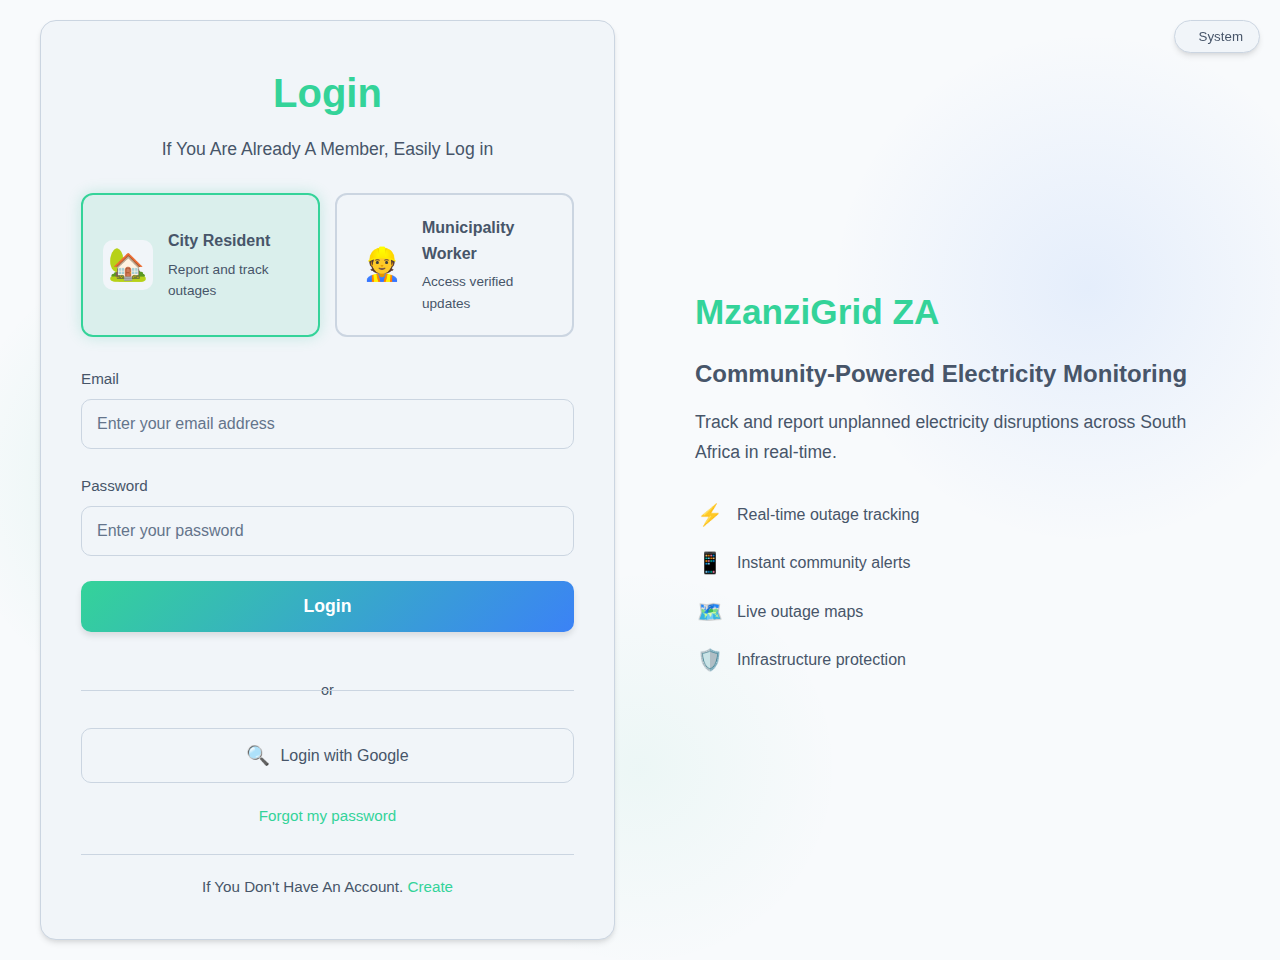
<file: index.html>
<!DOCTYPE html>
<html lang="en">
<head>
    <meta charset="UTF-8">
    <meta name="viewport" content="width=device-width, initial-scale=1.0">
    <title>MzanziGrid ZA - Login</title>
    <link rel="stylesheet" href="style.css">
</head>
<body>
    <div class="theme-switcher">
        <button id="theme-toggle" class="theme-toggle" aria-label="Toggle theme">
            <span class="theme-icon">🌙</span>
            <span class="theme-text">Dark</span>
        </button>
        <div class="theme-options">
            <button class="theme-option" data-theme="dark">Dark</button>
            <button class="theme-option" data-theme="light">Light</button>
            <button class="theme-option" data-theme="system">System</button>
        </div>
    </div>

    <div class="login-container">
        <div class="login-card">
            <div class="login-header">
                <h1>Login</h1>
                <p class="login-subtitle">If You Are Already A Member, Easily Log in</p>
            </div>
            
            <!-- User Type Selection -->
            <div class="user-type-selector">
                <div class="user-type-option active" data-type="resident">
                    <div class="user-type-icon">🏡</div>
                    <div class="user-type-info">
                        <h3>City Resident</h3>
                        <p>Report and track outages</p>
                    </div>
                </div>
                <div class="user-type-option" data-type="worker">
                    <div class="user-type-icon">👷</div>
                    <div class="user-type-info">
                        <h3>Municipality Worker</h3>
                        <p>Access verified updates</p>
                    </div>
                </div>
            </div>
            
            <form class="login-form">
                <div class="form-group">
                    <label for="email">Email</label>
                    <input type="email" id="email" name="email" placeholder="Enter your email address" required>
                </div>
                
                <div class="form-group">
                    <label for="password">Password</label>
                    <input type="password" id="password" name="password" placeholder="Enter your password" required>
                </div>
                
                <button type="submit" class="login-btn">Login</button>
                
                <div class="divider">
                    <span>or</span>
                </div>
                
                <button type="button" class="google-login-btn">
                    <span class="google-icon">🔍</span>
                    Login with Google
                </button>
                
                <div class="form-options">
                    <a href="#" class="forgot-password">Forgot my password</a>
                </div>
            </form>
            
            <div class="register-prompt">
                <p>If You Don't Have An Account. <a href="register.html">Create</a></p>
            </div>
        </div>
        
        <div class="platform-info">
            <div class="platform-logo">
                <h2>MzanziGrid ZA</h2>
            </div>
            <h3>Community-Powered Electricity Monitoring</h3>
            <p>Track and report unplanned electricity disruptions across South Africa in real-time.</p>
            <div class="features">
                <div class="feature-item">
                    <span class="feature-icon">⚡</span>
                    <span>Real-time outage tracking</span>
                </div>
                <div class="feature-item">
                    <span class="feature-icon">📱</span>
                    <span>Instant community alerts</span>
                </div>
                <div class="feature-item">
                    <span class="feature-icon">🗺️</span>
                    <span>Live outage maps</span>
                </div>
                <div class="feature-item">
                    <span class="feature-icon">🛡️</span>
                    <span>Infrastructure protection</span>
                </div>
            </div>
        </div>
    </div>

    <script>
        // Theme switching functionality
        const themeToggle = document.getElementById('theme-toggle');
        const themeOptions = document.querySelectorAll('.theme-option');
        const themeIcon = document.querySelector('.theme-icon');
        const themeText = document.querySelector('.theme-text');

        function setInitialTheme() {
            const savedTheme = localStorage.getItem('mzanzigrid-theme') || 'system';
            applyTheme(savedTheme);
            updateToggleButton(savedTheme);
        }

        function applyTheme(theme) {
            let effectiveTheme = theme;
            
            if (theme === 'system') {
                effectiveTheme = window.matchMedia('(prefers-color-scheme: dark)').matches ? 'dark' : 'light';
            }
            
            document.body.setAttribute('data-theme', effectiveTheme);
            document.documentElement.setAttribute('data-theme', effectiveTheme);
            localStorage.setItem('mzanzigrid-theme', theme);
            
            themeOptions.forEach(option => {
                option.classList.toggle('active', option.dataset.theme === theme);
            });
        }

        function updateToggleButton(theme) {
            if (theme === 'dark') {
                themeIcon.textContent = '';
                themeText.textContent = 'Dark';
            } else if (theme === 'light') {
                themeIcon.textContent = '';
                themeText.textContent = 'Light';
            } else {
                themeIcon.textContent = '';
                themeText.textContent = 'System';
            }
        }

        themeToggle.addEventListener('click', () => {
            document.querySelector('.theme-options').classList.toggle('show');
        });

        themeOptions.forEach(option => {
            option.addEventListener('click', () => {
                const selectedTheme = option.dataset.theme;
                applyTheme(selectedTheme);
                updateToggleButton(selectedTheme);
                document.querySelector('.theme-options').classList.remove('show');
            });
        });

        document.addEventListener('click', (e) => {
            if (!themeToggle.contains(e.target) && !document.querySelector('.theme-options').contains(e.target)) {
                document.querySelector('.theme-options').classList.remove('show');
            }
        });

        window.matchMedia('(prefers-color-scheme: dark)').addEventListener('change', (e) => {
            const savedTheme = localStorage.getItem('mzanzigrid-theme') || 'system';
            if (savedTheme === 'system') {
                applyTheme('system');
            }
        });

        // User Type Selection
        document.querySelectorAll('.user-type-option').forEach(option => {
            option.addEventListener('click', function() {
                document.querySelectorAll('.user-type-option').forEach(opt => {
                    opt.classList.remove('active');
                });
                this.classList.add('active');
                
                // Update form context based on user type
                const userType = this.dataset.type;
                updateFormContext(userType);
            });
        });

        function updateFormContext(userType) {
            const emailInput = document.getElementById('email');
            const loginBtn = document.querySelector('.login-btn');
            
            if (userType === 'worker') {
                emailInput.placeholder = "Enter your work email address";
                loginBtn.textContent = "Login as Municipality Worker";
            } else {
                emailInput.placeholder = "Enter your email address";
                loginBtn.textContent = "Login as Resident";
            }
        }

        // Form submission
        document.querySelector('.login-form').addEventListener('submit', function(e) {
            e.preventDefault();
            const email = document.getElementById('email').value;
            const userType = document.querySelector('.user-type-option.active').dataset.type;
            alert(`Login attempt for ${email} as ${userType} - This would connect to backend in production`);
        });

        // Google login handler
        document.querySelector('.google-login-btn').addEventListener('click', function() {
            const userType = document.querySelector('.user-type-option.active').dataset.type;
            alert(`Google authentication for ${userType} would be implemented here`);
        });

        // Initialize
        setInitialTheme();
    </script>
</body>
</html>
</file>
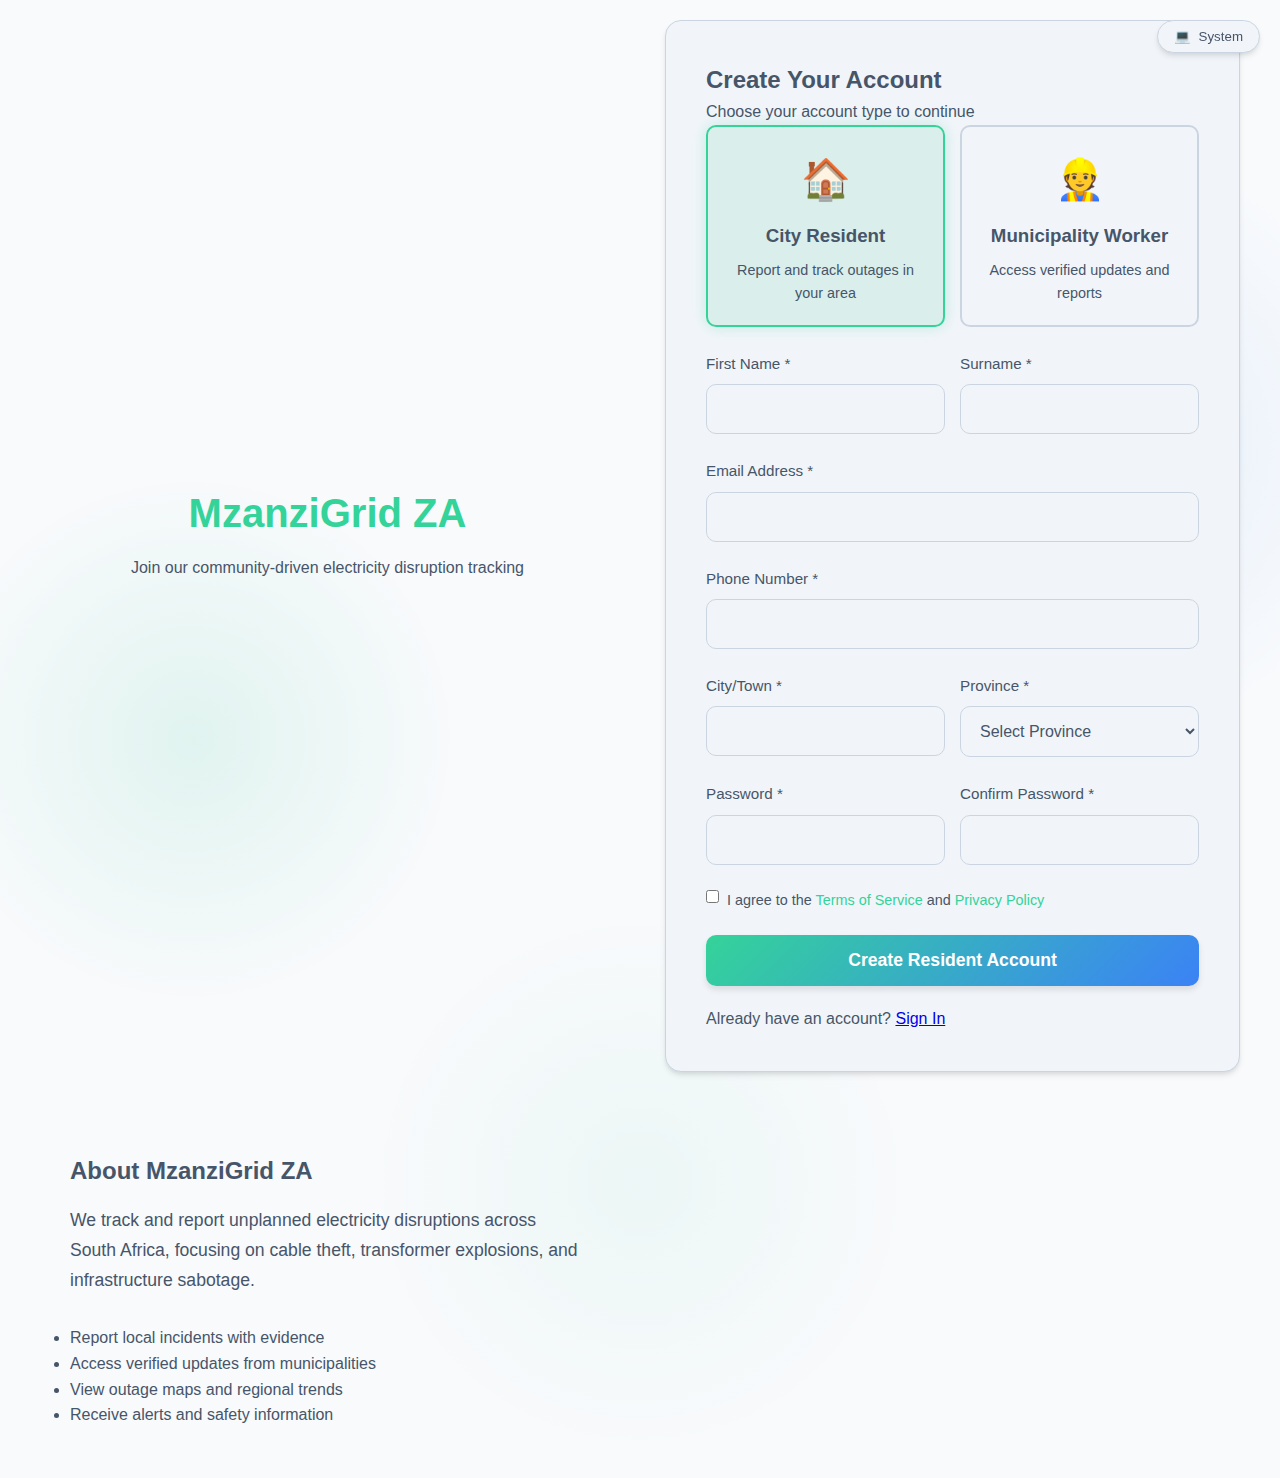
<file: register.html>
<!DOCTYPE html>
<html lang="en">
<head>
    <meta charset="UTF-8">
    <meta name="viewport" content="width=device-width, initial-scale=1.0">
    <title>MzanziGrid ZA - Register</title>
    <link rel="stylesheet" href="style.css">
</head>
<body>
    <div class="theme-switcher">
        <button id="theme-toggle" class="theme-toggle" aria-label="Toggle theme">
            <span class="theme-icon">🌙</span>
            <span class="theme-text">Dark</span>
        </button>
        <div class="theme-options">
            <button class="theme-option" data-theme="dark">Dark</button>
            <button class="theme-option" data-theme="light">Light</button>
            <button class="theme-option" data-theme="system">System</button>
        </div>
    </div>

    <div class="login-container">
        <div class="login-header">
            <h1>MzanziGrid ZA</h1>
            <p>Join our community-driven electricity disruption tracking</p>
        </div>
        
        <div class="login-card">
            <h2>Create Your Account</h2>
            <p class="subtitle">Choose your account type to continue</p>
            
            <div class="account-type-selector">
                <div class="account-option active" data-type="resident">
                    <div class="icon">🏠</div>
                    <h3>City Resident</h3>
                    <p>Report and track outages in your area</p>
                </div>
                <div class="account-option" data-type="worker">
                    <div class="icon">👷</div>
                    <h3>Municipality Worker</h3>
                    <p>Access verified updates and reports</p>
                </div>
            </div>
            
            <!-- Resident Registration Form -->
            <form id="resident-form" class="registration-form active">
                <div class="form-row">
                    <div class="form-group">
                        <label for="resident-firstname">First Name *</label>
                        <input type="text" id="resident-firstname" name="firstname" required>
                    </div>
                    <div class="form-group">
                        <label for="resident-surname">Surname *</label>
                        <input type="text" id="resident-surname" name="surname" required>
                    </div>
                </div>
                
                <div class="form-group">
                    <label for="resident-email">Email Address *</label>
                    <input type="email" id="resident-email" name="email" required>
                </div>
                
                <div class="form-group">
                    <label for="resident-phone">Phone Number *</label>
                    <input type="tel" id="resident-phone" name="phone" required>
                </div>
                
                <div class="form-row">
                    <div class="form-group">
                        <label for="resident-city">City/Town *</label>
                        <input type="text" id="resident-city" name="city" required>
                    </div>
                    <div class="form-group">
                        <label for="resident-province">Province *</label>
                        <select id="resident-province" name="province" required>
                            <option value="">Select Province</option>
                            <option value="EC">Eastern Cape</option>
                            <option value="FS">Free State</option>
                            <option value="GP">Gauteng</option>
                            <option value="KZN">KwaZulu-Natal</option>
                            <option value="LP">Limpopo</option>
                            <option value="MP">Mpumalanga</option>
                            <option value="NW">North West</option>
                            <option value="NC">Northern Cape</option>
                            <option value="WC">Western Cape</option>
                        </select>
                    </div>
                </div>
                
                <div class="location-preview" id="location-preview" style="display: none;">
                    <div class="location-info">
                        <span class="location-icon">📍</span>
                        <span id="location-text"></span>
                    </div>
                </div>
                
                <div class="form-row">
                    <div class="form-group">
                        <label for="resident-password">Password *</label>
                        <input type="password" id="resident-password" name="password" required>
                    </div>
                    <div class="form-group">
                        <label for="resident-confirm-password">Confirm Password *</label>
                        <input type="password" id="resident-confirm-password" name="confirm_password" required>
                    </div>
                </div>
                
                <div class="form-options">
                    <div class="terms-agreement">
                        <input type="checkbox" id="resident-terms" required>
                        <label for="resident-terms">I agree to the <a href="#">Terms of Service</a> and <a href="#">Privacy Policy</a></label>
                    </div>
                </div>
                
                <button type="submit" class="login-btn">Create Resident Account</button>
            </form>
            
            <!-- Municipality Worker Registration Form -->
            <form id="worker-form" class="registration-form">
                <div class="form-group">
                    <label for="worker-company">Municipality/Company Name *</label>
                    <input type="text" id="worker-company" name="company" required>
                </div>
                
                <div class="form-row">
                    <div class="form-group">
                        <label for="worker-firstname">First Name *</label>
                        <input type="text" id="worker-firstname" name="firstname" required>
                    </div>
                    <div class="form-group">
                        <label for="worker-surname">Surname *</label>
                        <input type="text" id="worker-surname" name="surname" required>
                    </div>
                </div>
                
                <div class="form-group">
                    <label for="worker-email">Work Email Address *</label>
                    <input type="email" id="worker-email" name="email" placeholder="name@municipality.gov.za" required>
                </div>
                
                <div class="form-group">
                    <label for="worker-phone">Phone Number *</label>
                    <input type="tel" id="worker-phone" name="phone" required>
                </div>
                
                <div class="form-row">
                    <div class="form-group">
                        <label for="worker-password">Password *</label>
                        <input type="password" id="worker-password" name="password" required>
                    </div>
                    <div class="form-group">
                        <label for="worker-confirm-password">Confirm Password *</label>
                        <input type="password" id="worker-confirm-password" name="confirm_password" required>
                    </div>
                </div>
                
                <div class="worker-notice">
                    <div class="notice-icon">⚠️</div>
                    <div class="notice-text">
                        <strong>Verification Required:</strong> Your account will be reviewed by our admin team. 
                        You'll receive an email once your identity has been verified and your account is activated.
                        This process may take 24-48 hours.
                    </div>
                </div>
                
                <div class="form-options">
                    <div class="terms-agreement">
                        <input type="checkbox" id="worker-terms" required>
                        <label for="worker-terms">I agree to the <a href="#">Terms of Service</a> and <a href="#">Privacy Policy</a></label>
                    </div>
                </div>
                
                <button type="submit" class="login-btn">Register as Municipality Worker</button>
            </form>
            
            <div class="register-link">
                <p>Already have an account? <a href="index.html">Sign In</a></p>
            </div>
        </div>
        
        <div class="platform-info">
            <h3>About MzanziGrid ZA</h3>
            <p>We track and report unplanned electricity disruptions across South Africa, focusing on cable theft, transformer explosions, and infrastructure sabotage.</p>
            <ul>
                <li>Report local incidents with evidence</li>
                <li>Access verified updates from municipalities</li>
                <li>View outage maps and regional trends</li>
                <li>Receive alerts and safety information</li>
            </ul>
        </div>
    </div>

    <script>
        // Theme switching functionality (same as login page)
        const themeToggle = document.getElementById('theme-toggle');
        const themeOptions = document.querySelectorAll('.theme-option');
        const themeIcon = document.querySelector('.theme-icon');
        const themeText = document.querySelector('.theme-text');

        function setInitialTheme() {
            const savedTheme = localStorage.getItem('mzanzigrid-theme') || 'system';
            applyTheme(savedTheme);
            updateToggleButton(savedTheme);
        }

        function applyTheme(theme) {
            let effectiveTheme = theme;
            
            if (theme === 'system') {
                effectiveTheme = window.matchMedia('(prefers-color-scheme: dark)').matches ? 'dark' : 'light';
            }
            
            document.body.setAttribute('data-theme', effectiveTheme);
            document.documentElement.setAttribute('data-theme', effectiveTheme);
            localStorage.setItem('mzanzigrid-theme', theme);
            
            themeOptions.forEach(option => {
                option.classList.toggle('active', option.dataset.theme === theme);
            });
        }

        function updateToggleButton(theme) {
            if (theme === 'dark') {
                themeIcon.textContent = '🌙';
                themeText.textContent = 'Dark';
            } else if (theme === 'light') {
                themeIcon.textContent = '☀️';
                themeText.textContent = 'Light';
            } else {
                themeIcon.textContent = '💻';
                themeText.textContent = 'System';
            }
        }

        themeToggle.addEventListener('click', () => {
            document.querySelector('.theme-options').classList.toggle('show');
        });

        themeOptions.forEach(option => {
            option.addEventListener('click', () => {
                const selectedTheme = option.dataset.theme;
                applyTheme(selectedTheme);
                updateToggleButton(selectedTheme);
                document.querySelector('.theme-options').classList.remove('show');
            });
        });

        document.addEventListener('click', (e) => {
            if (!themeToggle.contains(e.target) && !document.querySelector('.theme-options').contains(e.target)) {
                document.querySelector('.theme-options').classList.remove('show');
            }
        });

        window.matchMedia('(prefers-color-scheme: dark)').addEventListener('change', (e) => {
            const savedTheme = localStorage.getItem('mzanzigrid-theme') || 'system';
            if (savedTheme === 'system') {
                applyTheme('system');
            }
        });

        // Account type selection
        document.querySelectorAll('.account-option').forEach(option => {
            option.addEventListener('click', function() {
                document.querySelectorAll('.account-option').forEach(opt => {
                    opt.classList.remove('active');
                });
                this.classList.add('active');
                
                const accountType = this.dataset.type;
                document.querySelectorAll('.registration-form').forEach(form => {
                    form.classList.remove('active');
                });
                document.getElementById(`${accountType}-form`).classList.add('active');
            });
        });

        // Location detection for resident form
        const cityInput = document.getElementById('resident-city');
        const provinceSelect = document.getElementById('resident-province');
        const locationPreview = document.getElementById('location-preview');
        const locationText = document.getElementById('location-text');

        function updateLocationPreview() {
            const city = cityInput.value.trim();
            const province = provinceSelect.value;
            
            if (city && province) {
                const provinceNames = {
                    'EC': 'Eastern Cape',
                    'FS': 'Free State', 
                    'GP': 'Gauteng',
                    'KZN': 'KwaZulu-Natal',
                    'LP': 'Limpopo',
                    'MP': 'Mpumalanga',
                    'NW': 'North West',
                    'NC': 'Northern Cape',
                    'WC': 'Western Cape'
                };
                
                locationText.textContent = `${city}, ${provinceNames[province]}`;
                locationPreview.style.display = 'block';
            } else {
                locationPreview.style.display = 'none';
            }
        }

        cityInput.addEventListener('input', updateLocationPreview);
        provinceSelect.addEventListener('change', updateLocationPreview);

        // Form validation and submission
        document.getElementById('resident-form').addEventListener('submit', function(e) {
            e.preventDefault();
            
            const password = document.getElementById('resident-password').value;
            const confirmPassword = document.getElementById('resident-confirm-password').value;
            
            if (password !== confirmPassword) {
                alert('Passwords do not match!');
                return;
            }
            
            // In a real app, you would send this data to your backend
            const formData = new FormData(this);
            const data = Object.fromEntries(formData);
            
            console.log('Resident Registration:', data);
            alert('Resident account registration submitted! You can now log in.');
            window.location.href = 'index.html';
        });

        document.getElementById('worker-form').addEventListener('submit', function(e) {
            e.preventDefault();
            
            const password = document.getElementById('worker-password').value;
            const confirmPassword = document.getElementById('worker-confirm-password').value;
            
            if (password !== confirmPassword) {
                alert('Passwords do not match!');
                return;
            }
            
            // In a real app, you would send this data to your backend
            const formData = new FormData(this);
            const data = Object.fromEntries(formData);
            
            console.log('Worker Registration:', data);
            alert('Municipality worker registration submitted! Your account will be reviewed by our admin team. You\'ll receive an email once verified.');
            window.location.href = 'index.html';
        });

        // Password strength indicator (optional enhancement)
        function checkPasswordStrength(password) {
            // Simple password strength check
            let strength = 0;
            if (password.length >= 8) strength++;
            if (/[a-z]/.test(password)) strength++;
            if (/[A-Z]/.test(password)) strength++;
            if (/[0-9]/.test(password)) strength++;
            if (/[^A-Za-z0-9]/.test(password)) strength++;
            
            return strength;
        }

        // Initialize
        setInitialTheme();
    </script>
</body>
</html>
</file>
<file: style.css>
:root {
    /* Light theme variables */
    --primary-light: #10b981;
    --primary-dark-light: #059669;
    --primary-light-light: #34d399;
    --accent-light: #3b82f6;
    --text-light: #1e293b;
    --text-light-light: #475569;
    --text-muted-light: #64748b;
    --background-light: #f8fafc;
    --card-bg-light: #ffffff;
    --card-bg-light-light: #f1f5f9;
    --border-light: #e2e8f0;
    --border-light-light: #cbd5e1;
    --shadow-light: 0 4px 6px -1px rgba(0, 0, 0, 0.1), 0 2px 4px -1px rgba(0, 0, 0, 0.06);

    /* Dark theme variables */
    --primary-dark: #10b981;
    --primary-dark-dark: #059669;
    --primary-light-dark: #34d399;
    --accent-dark: #3b82f6;
    --text-dark: #f8fafc;
    --text-light-dark: #cbd5e1;
    --text-muted-dark: #94a3b8;
    --background-dark: #0f172a;
    --card-bg-dark: #1e293b;
    --card-bg-light-dark: #334155;
    --border-dark: #475569;
    --border-light-dark: #64748b;
    --shadow-dark: 0 4px 6px -1px rgba(0, 0, 0, 0.3), 0 2px 4px -1px rgba(0, 0, 0, 0.2);
}

/* Default light theme */
:root {
    --primary: var(--primary-light);
    --primary-dark: var(--primary-dark-light);
    --primary-light: var(--primary-light-light);
    --accent: var(--accent-light);
    --text: var(--text-light);
    --text-light: var(--text-light-light);
    --text-muted: var(--text-muted-light);
    --background: var(--background-light);
    --card-bg: var(--card-bg-light);
    --card-bg-light: var(--card-bg-light-light);
    --border: var(--border-light);
    --border-light: var(--border-light-light);
    --shadow: var(--shadow-light);
}

/* Dark theme */
[data-theme="dark"] {
    --primary: var(--primary-dark);
    --primary-dark: var(--primary-dark-dark);
    --primary-light: var(--primary-light-dark);
    --accent: var(--accent-dark);
    --text: var(--text-dark);
    --text-light: var(--text-light-dark);
    --text-muted: var(--text-muted-dark);
    --background: var(--background-dark);
    --card-bg: var(--card-bg-dark);
    --card-bg-light: var(--card-bg-light-dark);
    --border: var(--border-dark);
    --border-light: var(--border-light-dark);
    --shadow: var(--shadow-dark);
}

* {
    margin: 0;
    padding: 0;
    box-sizing: border-box;
    font-family: 'Segoe UI', Tahoma, Geneva, Verdana, sans-serif;
    transition: background-color 0.3s, color 0.3s, border-color 0.3s;
}

body {
    background-color: var(--background);
    color: var(--text);
    line-height: 1.6;
    display: flex;
    justify-content: center;
    align-items: center;
    min-height: 100vh;
    padding: 20px;
    background-image: 
        radial-gradient(circle at 15% 50%, rgba(16, 185, 129, 0.1) 0%, transparent 20%),
        radial-gradient(circle at 85% 30%, rgba(59, 130, 246, 0.1) 0%, transparent 20%),
        radial-gradient(circle at 50% 80%, rgba(16, 185, 129, 0.05) 0%, transparent 20%);
}

.theme-switcher {
    position: fixed;
    top: 20px;
    right: 20px;
    z-index: 1000;
}

.theme-toggle {
    background: var(--card-bg);
    border: 1px solid var(--border);
    border-radius: 20px;
    padding: 8px 16px;
    display: flex;
    align-items: center;
    gap: 8px;
    cursor: pointer;
    color: var(--text);
    box-shadow: var(--shadow);
    transition: all 0.3s;
}

.theme-toggle:hover {
    transform: translateY(-2px);
    box-shadow: 0 6px 12px rgba(0, 0, 0, 0.15);
}

.theme-options {
    position: absolute;
    top: 100%;
    right: 0;
    margin-top: 8px;
    background: var(--card-bg);
    border: 1px solid var(--border);
    border-radius: 8px;
    padding: 8px;
    display: none;
    flex-direction: column;
    gap: 4px;
    box-shadow: var(--shadow);
    min-width: 120px;
}

.theme-options.show {
    display: flex;
}

.theme-option {
    background: transparent;
    border: none;
    border-radius: 4px;
    padding: 8px 12px;
    cursor: pointer;
    color: var(--text);
    text-align: left;
    transition: background-color 0.2s;
}

.theme-option:hover {
    background: var(--card-bg-light);
}

.theme-option.active {
    background: var(--primary);
    color: white;
}

.login-container {
    width: 100%;
    max-width: 1200px;
    display: grid;
    grid-template-columns: 1fr 1fr;
    gap: 50px;
    align-items: center;
}

/* Login Card Styles */
.login-card {
    background-color: var(--card-bg);
    border-radius: 16px;
    box-shadow: var(--shadow);
    padding: 40px;
    width: 100%;
    border: 1px solid var(--border);
}

.login-header {
    text-align: center;
    margin-bottom: 30px;
}

.login-header h1 {
    color: var(--primary);
    font-size: 2.5rem;
    margin-bottom: 10px;
    font-weight: 700;
}

.login-subtitle {
    color: var(--text-light);
    font-size: 1.1rem;
}

/* User Type Selection Styles */
.user-type-selector {
    display: grid;
    grid-template-columns: 1fr 1fr;
    gap: 15px;
    margin-bottom: 30px;
}

.user-type-option {
    border: 2px solid var(--border);
    border-radius: 12px;
    padding: 20px;
    cursor: pointer;
    transition: all 0.3s ease;
    background-color: var(--card-bg-light);
    display: flex;
    align-items: center;
    gap: 15px;
}

.user-type-option:hover {
    border-color: var(--primary-light);
    transform: translateY(-2px);
    box-shadow: 0 4px 12px rgba(0, 0, 0, 0.1);
}

.user-type-option.active {
    border-color: var(--primary);
    background-color: rgba(16, 185, 129, 0.1);
    box-shadow: 0 0 15px rgba(16, 185, 129, 0.2);
}

.user-type-icon {
    font-size: 2rem;
    width: 50px;
    height: 50px;
    display: flex;
    align-items: center;
    justify-content: center;
    background: var(--card-bg);
    border-radius: 10px;
    flex-shrink: 0;
}

.user-type-info h3 {
    color: var(--text);
    margin-bottom: 5px;
    font-size: 1rem;
    font-weight: 600;
}

.user-type-info p {
    color: var(--text-light);
    font-size: 0.85rem;
    margin: 0;
}

/* Form Styles */
.login-form {
    width: 100%;
}

.form-group {
    margin-bottom: 25px;
}

.form-group label {
    display: block;
    margin-bottom: 8px;
    font-weight: 500;
    color: var(--text);
    font-size: 0.95rem;
}

.form-group input {
    width: 100%;
    padding: 15px;
    border: 1px solid var(--border);
    border-radius: 10px;
    font-size: 1rem;
    transition: all 0.3s;
    background-color: var(--card-bg);
    color: var(--text);
}

.form-group input::placeholder {
    color: var(--text-muted);
}

.form-group input:focus {
    outline: none;
    border-color: var(--primary);
    box-shadow: 0 0 0 3px rgba(16, 185, 129, 0.2);
}

.login-btn {
    width: 100%;
    padding: 15px;
    background: linear-gradient(135deg, var(--primary) 0%, var(--accent) 100%);
    color: white;
    border: none;
    border-radius: 10px;
    font-size: 1.1rem;
    font-weight: 600;
    cursor: pointer;
    transition: all 0.3s;
    box-shadow: 0 4px 6px rgba(0, 0, 0, 0.1);
    margin-bottom: 20px;
}

.login-btn:hover {
    transform: translateY(-2px);
    box-shadow: 0 6px 12px rgba(0, 0, 0, 0.15);
}

/* Divider */
.divider {
    text-align: center;
    margin: 25px 0;
    position: relative;
}

.divider::before {
    content: '';
    position: absolute;
    top: 50%;
    left: 0;
    right: 0;
    height: 1px;
    background: var(--border);
}

.divider span {
    background: var(--card-bg);
    padding: 0 15px;
    color: var(--text-light);
    font-size: 0.9rem;
}

/* Google Login */
.google-login-btn {
    width: 100%;
    padding: 15px;
    background: var(--card-bg);
    color: var(--text);
    border: 1px solid var(--border);
    border-radius: 10px;
    font-size: 1rem;
    font-weight: 500;
    cursor: pointer;
    transition: all 0.3s;
    display: flex;
    align-items: center;
    justify-content: center;
    gap: 10px;
    margin-bottom: 20px;
}

.google-login-btn:hover {
    background: var(--card-bg-light);
    transform: translateY(-1px);
}

.google-icon {
    font-size: 1.2rem;
}

/* Form Options */
.form-options {
    text-align: center;
    margin-bottom: 25px;
}

.forgot-password {
    color: var(--primary-light);
    text-decoration: none;
    font-size: 0.95rem;
    transition: color 0.3s;
}

.forgot-password:hover {
    color: var(--primary);
    text-decoration: underline;
}

/* Register Prompt */
.register-prompt {
    text-align: center;
    padding-top: 20px;
    border-top: 1px solid var(--border);
}

.register-prompt p {
    color: var(--text-light);
    font-size: 0.95rem;
}

.register-prompt a {
    color: var(--primary);
    text-decoration: none;
    font-weight: 500;
    transition: color 0.3s;
}

.register-prompt a:hover {
    color: var(--primary-light);
    text-decoration: underline;
}

/* Platform Info */
.platform-info {
    padding: 30px;
}

.platform-logo h2 {
    color: var(--primary);
    font-size: 2.2rem;
    margin-bottom: 15px;
    font-weight: 700;
}

.platform-info h3 {
    color: var(--text);
    font-size: 1.5rem;
    margin-bottom: 15px;
    font-weight: 600;
}

.platform-info p {
    color: var(--text-light);
    margin-bottom: 30px;
    font-size: 1.1rem;
    line-height: 1.7;
}

.features {
    display: flex;
    flex-direction: column;
    gap: 15px;
}

.feature-item {
    display: flex;
    align-items: center;
    gap: 12px;
    color: var(--text-light);
    font-size: 1rem;
}

.feature-icon {
    font-size: 1.3rem;
    width: 30px;
    text-align: center;
}

/* Registration Form Styles */
.registration-form {
    display: none;
}

.registration-form.active {
    display: block;
}

.form-row {
    display: grid;
    grid-template-columns: 1fr 1fr;
    gap: 15px;
}

.location-preview {
    background: var(--card-bg-light);
    border: 1px solid var(--border);
    border-radius: 8px;
    padding: 12px 15px;
    margin-bottom: 20px;
    animation: fadeIn 0.3s ease;
}

.location-info {
    display: flex;
    align-items: center;
    gap: 10px;
    color: var(--text-light);
}

.location-icon {
    font-size: 1.2rem;
}

select {
    width: 100%;
    padding: 15px;
    border: 1px solid var(--border);
    border-radius: 10px;
    font-size: 1rem;
    background-color: var(--card-bg);
    color: var(--text);
    cursor: pointer;
}

select:focus {
    outline: none;
    border-color: var(--primary);
    box-shadow: 0 0 0 3px rgba(16, 185, 129, 0.2);
}

.worker-notice {
    background: rgba(59, 130, 246, 0.1);
    border: 1px solid var(--accent);
    border-radius: 8px;
    padding: 15px;
    margin: 20px 0;
    display: flex;
    gap: 12px;
    align-items: flex-start;
}

.notice-icon {
    font-size: 1.2rem;
    flex-shrink: 0;
}

.notice-text {
    color: var(--text-light);
    font-size: 0.9rem;
    line-height: 1.5;
}

.terms-agreement {
    display: flex;
    align-items: flex-start;
    gap: 8px;
    margin-bottom: 20px;
}

.terms-agreement label {
    font-size: 0.9rem;
    color: var(--text-light);
    line-height: 1.4;
}

.terms-agreement a {
    color: var(--primary);
    text-decoration: none;
}

.terms-agreement a:hover {
    text-decoration: underline;
}

@keyframes fadeIn {
    from { opacity: 0; transform: translateY(-5px); }
    to { opacity: 1; transform: translateY(0); }
}

/* Account Type Selector (for register page) */
.account-type-selector {
    display: grid;
    grid-template-columns: 1fr 1fr;
    gap: 15px;
    margin-bottom: 25px;
}

.account-option {
    border: 2px solid var(--border);
    border-radius: 10px;
    padding: 20px;
    text-align: center;
    cursor: pointer;
    transition: all 0.3s ease;
    background-color: var(--card-bg-light);
}

.account-option:hover {
    border-color: var(--primary-light);
    transform: translateY(-2px);
    box-shadow: 0 4px 12px rgba(0, 0, 0, 0.1);
}

.account-option.active {
    border-color: var(--primary);
    background-color: rgba(16, 185, 129, 0.1);
    box-shadow: 0 0 15px rgba(16, 185, 129, 0.2);
}

.account-option .icon {
    font-size: 2.5rem;
    margin-bottom: 10px;
}

.account-option h3 {
    color: var(--text);
    margin-bottom: 8px;
}

.account-option p {
    color: var(--text-light);
    font-size: 0.9rem;
}

/* Responsive design */
@media (max-width: 968px) {
    .login-container {
        grid-template-columns: 1fr;
        gap: 30px;
        max-width: 500px;
    }
    
    .platform-info {
        text-align: center;
        order: -1;
    }
    
    .features {
        align-items: center;
    }
}

@media (max-width: 768px) {
    .login-card {
        padding: 30px 25px;
    }
    
    .theme-switcher {
        top: 10px;
        right: 10px;
    }
    
    .login-header h1 {
        font-size: 2rem;
    }
    
    .platform-logo h2 {
        font-size: 1.8rem;
    }
    
    .platform-info h3 {
        font-size: 1.3rem;
    }
    
    .user-type-selector {
        grid-template-columns: 1fr;
        gap: 12px;
    }
    
    .user-type-option {
        padding: 15px;
    }
    
    .user-type-icon {
        width: 40px;
        height: 40px;
        font-size: 1.5rem;
    }
    
    .user-type-info h3 {
        font-size: 0.9rem;
    }
    
    .user-type-info p {
        font-size: 0.8rem;
    }
    
    .account-type-selector {
        grid-template-columns: 1fr;
    }
    
    .form-row {
        grid-template-columns: 1fr;
    }
    
    .worker-notice {
        flex-direction: column;
        text-align: center;
    }
}

@media (max-width: 480px) {
    .user-type-selector {
        gap: 10px;
    }
    
    .user-type-option {
        padding: 12px;
        gap: 12px;
    }
    
    .login-card {
        padding: 20px;
    }
}

/* Custom scrollbar for webkit browsers */
::-webkit-scrollbar {
    width: 8px;
}

::-webkit-scrollbar-track {
    background: var(--card-bg);
}

::-webkit-scrollbar-thumb {
    background: var(--border);
    border-radius: 4px;
}

::-webkit-scrollbar-thumb:hover {
    background: var(--border-light);
}
</file>
